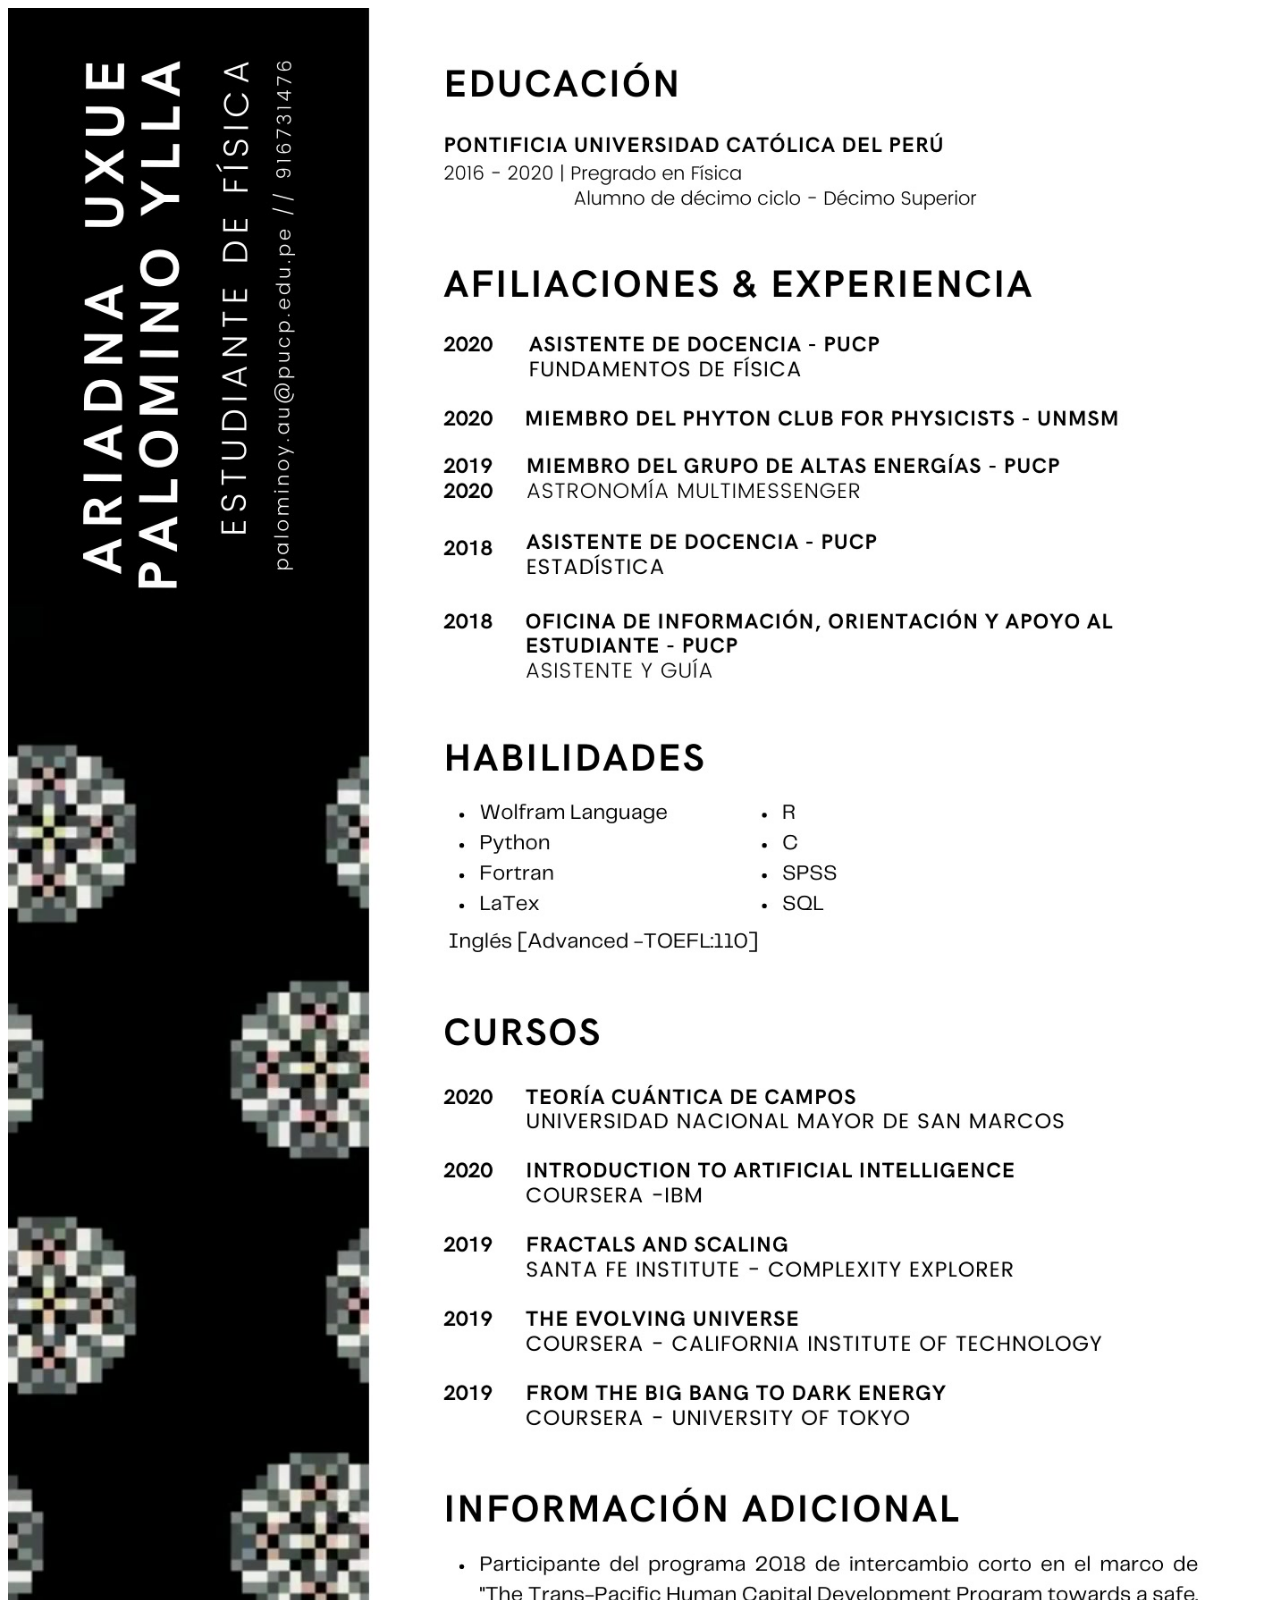
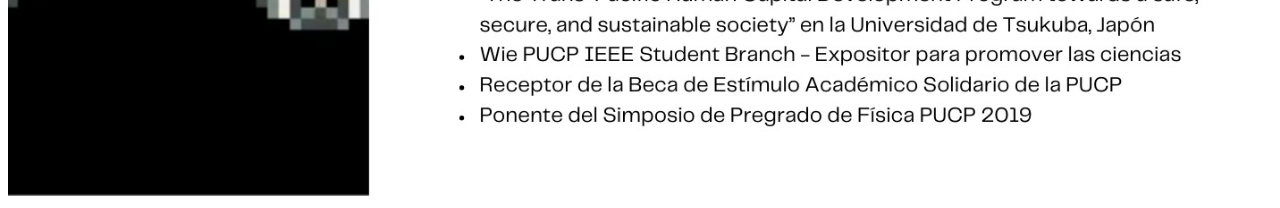
<file: deprecated/index.html>
<!DOCTYPE html>
<html>
<head>
<style>

text-align: center
</style>
</head>
<body>

<video autoplay loop muted poster="background.jpg" id="background" width=100%>
   <source src="video.mp4" type="video/mp4">

</video>




</body>
</html>
</file>
